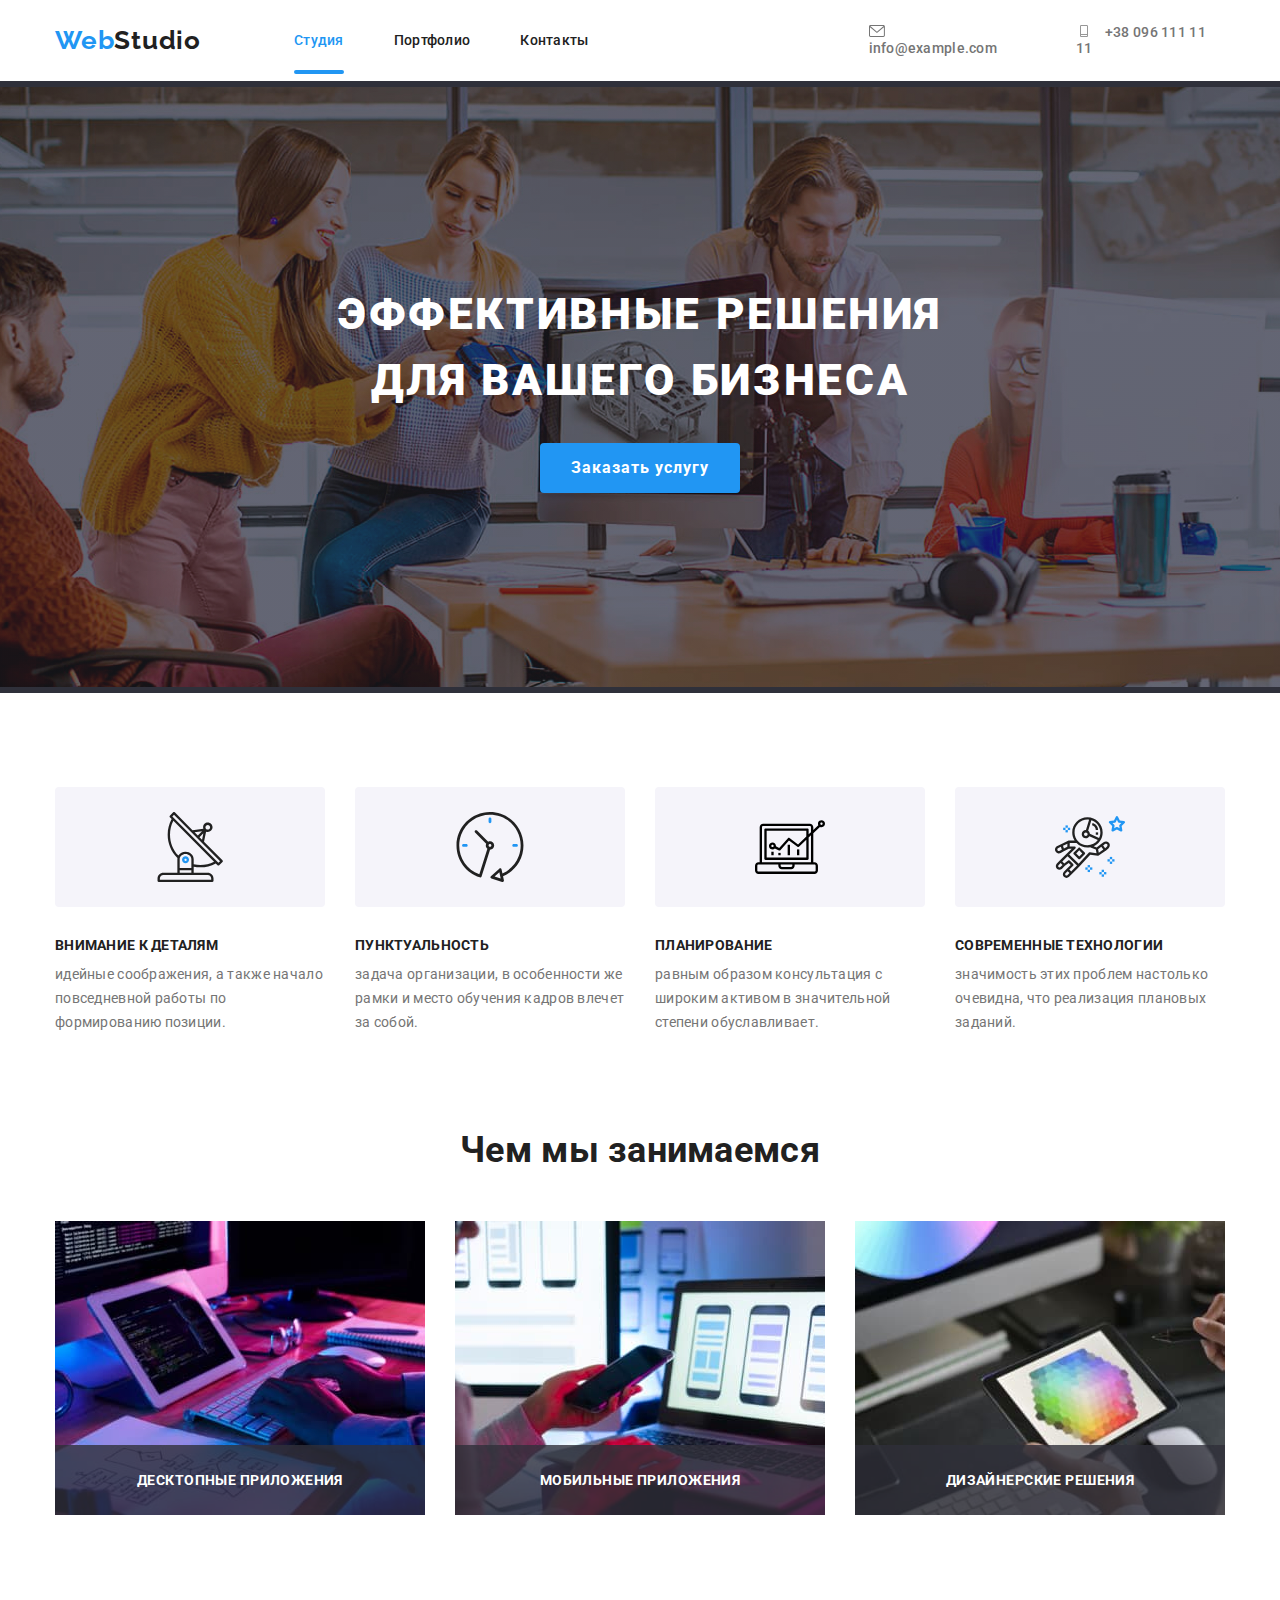
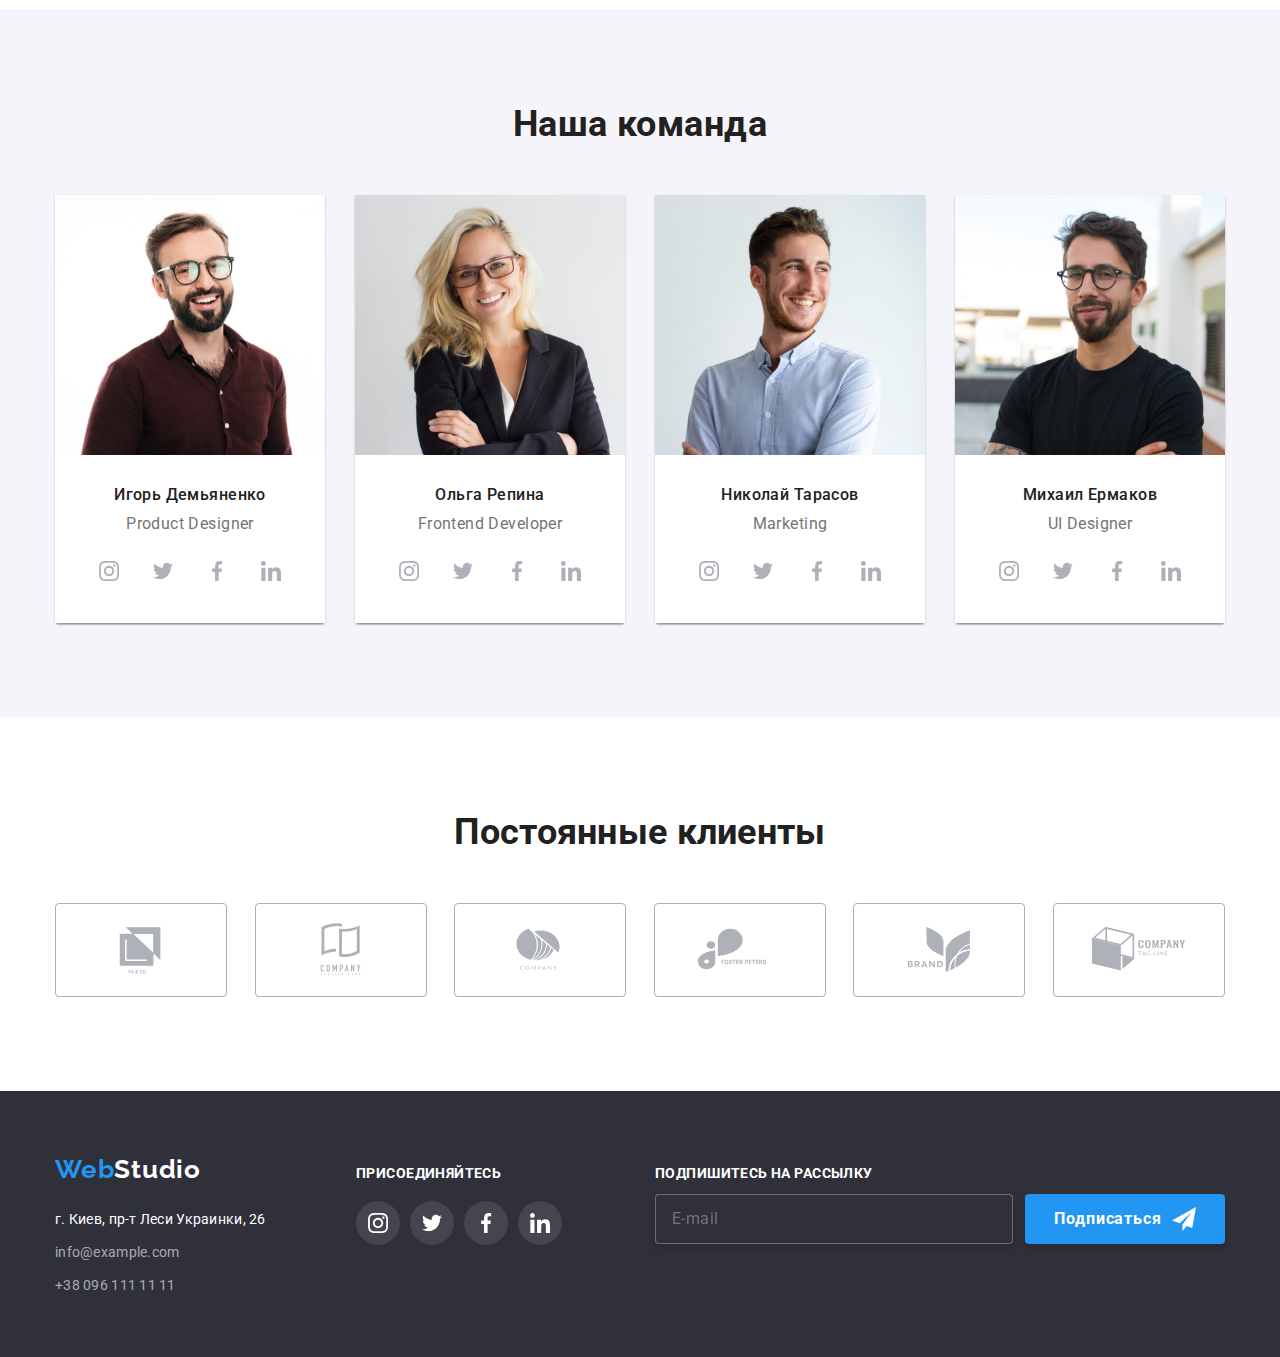
<file: index.html>
<!DOCTYPE html>
<html lang="en">
<head>
    <meta charset="UTF-8">
    <link rel="preconnect" href="https://fonts.googleapis.com">
    <link rel="preconnect" href="https://fonts.gstatic.com" crossorigin>
    <link href="https://fonts.googleapis.com/css2?family=Roboto:wght@400;500;700;900&display=swap" rel="stylesheet">
    <link href="https://fonts.googleapis.com/css2?family=Raleway:wght@700&display=swap" rel="stylesheet">
    <link rel="stylesheet" href="https://cdnjs.cloudflare.com/ajax/libs/modern-normalize/1.1.0/modern-normalize.min.css">
    <title>WebStudio</title>
    <link rel="stylesheet" href="css/main.min.css"/>
    <link rel="stylesheet" href="portfolio.html">
</head>
<body>
    <header class="header">
        <div class="container">
            <nav class="header__nav">
                <a href="#" class="logo">Web<span class="colortext">Studio</span> </a>
                <ul class="header__list">
                    <li class="header__item"><a class="header__link curent" href="index.html">Студия</a></li>
                    <li class="header__item"><a class="header__link" href="portfolio.html">Портфолио</a></li>
                    <li class="header__item"><a class="header__link" href="#contacts">Контакты</a></li>
                </ul>
                <ul class="contact__list">
                    <li class="header__item"><a class="header__link email" href="mailto:info@devstudio.com">
                        <svg class="contact__icon" width="16px" height="12px">
                            <use href="./images/symbol-defs.svg#icon-mail"></use>
                        </svg>
                        info@example.com</a></li>
                    <li class="header__item"><a class="header__link phone" href="tel:+380961111111">
                        <svg class="contact__icon" width="16px" height="12px">
                            <use href="./images/symbol-defs.svg#icon-phone"></use>
                        </svg>
                        +38 096 111 11 11</a></li>
                </ul>
            </nav>
    </header>
    <main>
        <section class="hero">
            <div class="container">
                <h1 class="hero__title">Эффективные решения для вашего бизнеса</h1>
                <button type="hero-button" class="button" data-modal-open>Заказать услугу</button>
            </div>
        </section> 
        <section class="studio">
            <div class="container">
                <ul class="profile"> 
                    <li class="profile__item">
                        <div class="profile__icon">
                            <svg class="icon-profile" width="70" height="70">
                                <use href="./images/symbol-defs.svg#icon-Group"></use>
                            </svg>
                        </div>
                        <h3 class="profile__title">Внимание к деталям</h3>
                        <p  class="profile__slogan">Идейные соображения, а также начало повседневной работы по формированию позиции.</p>
                    </li>
                    <li class="profile__item">
                        <div class="profile__icon">
                            <svg class="icon-profile" width="70" height="70">
                                <use href="./images/symbol-defs.svg#icon-clock-1"></use>
                            </svg>
                        </div>
                        <h3 class="profile__title">Пунктуальность</h3>
                        <p class="profile__slogan">Задача организации, в особенности же рамки и место обучения кадров влечет за собой.</p>
                    </li>
                    <li class="profile__item">
                        <div class="profile__icon">
                            <svg class="icon-profile" width="70" height="70">
                                <use href="./images/symbol-defs.svg#icon-diagram-1"></use>
                            </svg>
                        </div>
                        <h3 class="profile__title">Планирование</h3>
                        <p class="profile__slogan">Равным образом консультация с широким активом в значительной степени обуславливает.</p>
                    </li>
                    <li class="profile__item">
                        <div class="profile__icon">
                            <svg class="icon-profile" width="70" height="70">
                                <use href="./images/symbol-defs.svg#icon-astronaut-1"></use>
                            </svg>
                        </div>
                        <h3 class="profile__title">Современные технологии</h3>
                        <p class="profile__slogan">Значимость этих проблем настолько очевидна, что реализация плановых заданий.</p>
                </ul>          
            </div>     
        </section>
        <section class="work">
            <div class="container">
                <h2 class="text__title">Чем мы занимаемся</h2>
                <ul class="work__list">
                    <li class="work__item">
                        <img src="images/img.jpg" width="370" alt="Задача организации, в особенности же реализация намеченных плановых заданий в значительной степени обуславливает создание системы обучения кадров, соответствует насущным потребностям.">
                        <div class="work-thumb">
                            <p class="work-label">Десктопные приложения</p>
                        </div>  
                    </li>
                    <li class="work__item">
                        <img src="images/img1.jpg" width="370" alt="Повседневная практика показывает, что постоянное информационно-пропагандистское обеспечение нашей деятельности в значительной степени обуславливает создание соответствующий условий активизации.">
                        <div class="work-thumb">
                            <p class="work-label">Мобильные приложения</p>
                        </div>
                    </li>
                    <li class="work__item">
                        <img src="images/img2.jpg" width="370" alt="С другой стороны консультация с широким активом способствует подготовки и реализации направлений прогрессивного развития.">
                        <div class="work-thumb">
                            <p class="work-label">Дизайнерские решения</p>
                        </div>     
                    </li>    
                </ul>
            </div>
        </section>
        <section class="command">
            <div class="container">
                <h2 class="text__title">Наша команда</h2>
                <ul class="command__list">
                    <li class="command__item">
                        <img src="images/p1.jpg" width="270" alt="фото человека 1">
                        <div class="command__piple">
                            <p class="command__name">Игорь Демьяненко</p>
                            <p class="command__position">Product Designer</p>
                            <ul class="command__icon">
                                <li class="contin__icon-team">
                                    <a href="#" class="command__social-icon">
                                        <svg width="20" height="20">
                                            <use href="./images/symbol-defs.svg#icon-instagram"></use>
                                        </svg>
                                    </a>
                                </li>
                                <li class="contin__icon-team">
                                    <a href="#" class="command__social-icon">
                                        <svg width="20" height="20">
                                            <use href="./images/symbol-defs.svg#icon-twitter"></use>
                                        </svg>
                                    </a>
                                </li>
                                <li class="contin__icon-team">
                                    <a href="#" class="command__social-icon">
                                        <svg class="icon-soial" width="20px" height="20xp">
                                            <use href="./images/symbol-defs.svg#icon-facebook"></use>
                                        </svg>
                                    </a>
                                </li>
                                <li class="contin__icon-team">
                                    <a href="#" class="command__social-icon">
                                        <svg class="icon-soial" width="20" height="20">
                                            <use href="./images/symbol-defs.svg#icon-linkedin"></use>
                                        </svg>
                                    </a>
                                </li>
                            </ul>
                        </div>
                    </li>
                    <li class="command__item">
                        <img src="images/p2.jpg" width="270" alt="фото человека 2">
                        <div class="command__piple">
                            <p class="command__name">Ольга Репина</p>
                            <p class="command__position">Frontend Developer</p>
                            <ul class="command__icon">
                                <li class="contin__icon-team">
                                    <a href="#" class="command__social-icon">
                                        <svg width="20" height="20">
                                            <use href="./images/symbol-defs.svg#icon-instagram"></use>
                                        </svg>
                                    </a>
                                </li>
                                <li class="contin__icon-team">
                                    <a href="#" class="command__social-icon">
                                        <svg width="20" height="20">
                                            <use href="./images/symbol-defs.svg#icon-twitter"></use>
                                        </svg>
                                    </a>
                                </li>
                                <li class="contin__icon-team">
                                    <a href="#" class="command__social-icon">
                                        <svg class="icon-soial" width="20px" height="20xp">
                                            <use href="./images/symbol-defs.svg#icon-facebook"></use>
                                        </svg>
                                    </a>
                                </li>
                                <li class="contin__icon-team">
                                    <a href="#" class="command__social-icon">
                                        <svg class="icon-soial" width="20" height="20">
                                            <use href="./images/symbol-defs.svg#icon-linkedin"></use>
                                        </svg>
                                    </a>
                                </li>
                            </ul>
                        </div>
                    </li>
                    <li class="command__item">
                        <img src="images/p3.jpg" width="270" alt="фото человека 3">
                        <div class="command__piple">
                            <p class="command__name">Николай Тарасов</p>
                            <p class="command__position">Marketing</p>
                            <ul class="command__icon">
                                <li class="contin__icon-team">
                                    <a href="#" class="command__social-icon">
                                        <svg width="20" height="20">
                                            <use href="./images/symbol-defs.svg#icon-instagram"></use>
                                        </svg>
                                    </a>
                                </li>
                                <li class="contin__icon-team">
                                    <a href="#" class="command__social-icon">
                                        <svg width="20" height="20">
                                            <use href="./images/symbol-defs.svg#icon-twitter"></use>
                                        </svg>
                                    </a>
                                </li>
                                <li class="contin__icon-team">
                                    <a href="#" class="command__social-icon">
                                        <svg class="icon-soial" width="20px" height="20xp">
                                            <use href="./images/symbol-defs.svg#icon-facebook"></use>
                                        </svg>
                                    </a>
                                </li>
                                <li class="contin__icon-team">
                                    <a href="#" class="command__social-icon">
                                        <svg class="icon-soial" width="20" height="20">
                                            <use href="./images/symbol-defs.svg#icon-linkedin"></use>
                                        </svg>
                                    </a>
                                </li>
                            </ul>
                        </div>
                    </li>
                    <li class="command__item">
                        <img src="images/p4.jpg" width="270" alt="фото человека 4">
                        <div class="command__piple">
                            <p class="command__name">Михаил Ермаков</p>
                            <p class="command__position">UI Designer</p>
                            <ul class="command__icon">
                                <li class="contin__icon-team">
                                    <a href="#" class="command__social-icon">
                                        <svg width="20" height="20">
                                            <use href="./images/symbol-defs.svg#icon-instagram"></use>
                                        </svg>
                                    </a>
                                </li>
                                <li class="contin__icon-team">
                                    <a href="#" class="command__social-icon">
                                        <svg width="20" height="20">
                                            <use href="./images/symbol-defs.svg#icon-twitter"></use>
                                        </svg>
                                    </a>
                                </li>
                                <li class="contin__icon-team">
                                    <a href="#" class="command__social-icon">
                                        <svg class="icon-soial" width="20" height="20">
                                            <use href="./images/symbol-defs.svg#icon-facebook"></use>
                                        </svg>
                                    </a>
                                </li>
                                <li class="contin__icon-team">
                                    <a href="#" class="command__social-icon">
                                        <svg class="icon-soial" width="20" height="20">
                                            <use href="./images/symbol-defs.svg#icon-linkedin"></use>
                                        </svg>
                                    </a>
                                </li>
                            </ul>
                        </div>
                    </li>
                </ul>
            </div>
        </section>
        <section class="claint">
            <div class="container">
                <h2 class="text__title">Постоянные клиенты</h2>
                <ul class="claint__logo">
                    <li>
                        <a href="#" class="claint__logo-icon">
                            <svg class="logo-icon-ho" width="106" height="60">
                                <use href="./images/symbol-defs.svg#icon-Logo1"></use>
                            </svg>
                        </a>
                    </li>
                    <li>
                        <a href="#" class="claint__logo-icon">
                            <svg class="logo-icon-ho" width="106" height="60">
                                <use href="./images/symbol-defs.svg#icon-Logo2"></use>
                            </svg>
                        </a>
                    </li>
                    <li>
                        <a href="#" class="claint__logo-icon">
                            <svg class="logo-icon-ho" width="106" height="60">
                                <use href="./images/symbol-defs.svg#icon-Logo3"></use>
                            </svg>
                        </a>
                    </li>
                    <li>
                        <a href="#" class="claint__logo-icon">
                            <svg class="logo-icon-ho" width="106" height="60">
                                <use href="./images/symbol-defs.svg#icon-Logo4"></use>
                            </svg>
                        </a>
                    </li>
                    <li>
                        <a href="#" class="claint__logo-icon">
                            <svg class="logo-icon-ho" width="106" height="60">
                                <use href="./images/symbol-defs.svg#icon-Logo5"></use>
                            </svg>
                        </a>
                    </li>
                    <li>
                        <a href="#" class="claint__logo-icon">
                            <svg class="logo-icon-ho" width="106" height="60">
                                <use href="./images/symbol-defs.svg#icon-Logo6"></use>
                            </svg>
                        </a>
                    </li>
                </ul>
            </div>
        </section>
    </main>
    <footer>
        <section class="footer">
            <div class="container">
                <div class="footer__list">
                    <div class="footer__addres">
                        <a href="#" class="logo">Web<span class="colortext1">Studio</span> </a>
                        <address id="contacts" class="contact">
                            <ul class="contacts__list">
                                <li class="contact__item">
                                    <a class="contacts-text" style="color: #FFFFFF" href="https://bit.ly/3pXMvUd" target="_blank"
                                    rel="noopener noreferrer">г. Киев, пр-т Леси Украинки, 26</a>
                                </li>
                                <li class="contact__item">
                                    <a class="contacts-text" style="color: rgba(255, 255, 255, 0.6)"
                                        href="mailto:info@devstudio.com">info@example.com</a>
                                </li>
                                <li class="contact__item">
                                    <a class="contacts-text" style="color: rgba(255, 255, 255, 0.6)" href="tel:+380961111111">+38 096 111 11 11</a>
                                </li>
                            </ul>
                        </address>
                    </div>
                    <div class="footer-icon">
                        <p class="contin">присоединяйтесь</p>
                        <ul class="contin__icon">
                            <li class="contin__icon-team">
                                <a href="#" class="contin__social-icon">
                                    <svg width="20" height="20">
                                        <use href="./images/symbol-defs.svg#icon-instagram"></use>
                                    </svg>
                                </a>
                            </li>
                            <li class="contin__icon-team">
                                <a href="#" class="contin__social-icon">
                                    <svg width="20" height="20">
                                        <use href="./images/symbol-defs.svg#icon-twitter"></use>
                                    </svg>
                                </a>
                            </li>
                            <li class="contin__icon-team">
                                <a href="#" class="contin__social-icon">
                                    <svg class="icon-soial" width="20" height="20">
                                        <use href="./images/symbol-defs.svg#icon-facebook"></use>
                                    </svg>
                                </a>
                            </li>
                            <li class="contin__icon-team">
                                <a href="#" class="contin__social-icon">
                                    <svg class="icon-soial" width="20" height="20">
                                        <use href="./images/symbol-defs.svg#icon-linkedin"></use>
                                    </svg>
                                </a>
                            </li>
                        </ul>
                    </div>
                    <div class="subscription">
                        <h3 class="subscription__title">Подпишитесь на рассылку</h3>
                        <form class="subscription__form">
                            <label class="subscription__label" for="email"></label>
                            <input class="subscription__input" type="email" name="subscription" id="email" placeholder="E-mail" />
                            <button class="subscription__button" type="submit">
                                Подписаться
                                <svg class="subscription__button-icon" width="24" height="24">
                                    <use class="subscription-button__svg" href="./images/send-defs.svg#icon-icon-send""></use>
                                </svg>
                            </button>
                        </form>
                    </div>  
                </div>
            </div>
        </section>
    </footer>
    <div class="modal is-hidden" data-modal>
        <div class="modal__window">
            <button type="button" class="button-modal" data-modal-close>
                <svg class="close" width="18" height="18" data-modal-close>
                    <use href="./images/close-button.svg#icon-close-black"></use>
                </svg>
            </button>
            <form>
                <h3 class="modal__titel">Оставьте свои данные, мы вам перезвоним</h3>
                <div class="section-form">
                    <div class="modal__blok" role="group">
                        <input class="form-input" type="text" id="text" placeholder=" " />
                        <label class="form-label" for="text"> Имя </label>
                        <svg class="form-icon" width="18" height="18">
                            <use href="./images/icons.svg#icon-person-black"></use>
                        </svg>
                    </div>
                    <div class="modal__blok">
                        <input class="form-input" type="tel" id="tel" placeholder=" " />
                        <label class="form-label" for="tel"> Телефон </label>
                        <svg class="form-icon" width="18" height="18">
                            <use href="./images/icons.svg#icon-phone-black"></use>
                        </svg>
                    </div>
                    <div class="modal__blok">
                        <input class="form-input" type="email" id="email" placeholder=" "/>
                        <label class="form-label" for="email"> Почта </label>
                        <svg class="form-icon" width="18" height="18">
                            <use href="./images/icons.svg#icon-email-black"></use>
                        </svg>
                    </div>
                    <div class="modal__blok">
                        <textarea class="form-textarea" rows="8" id="textarea" placeholder="Введите текст"></textarea>
                        <label class="form-label" for="textarea"> Комментарий </label>
                    </div>
                </div>
                <div class="section-conditions">
                    <label class="checkbox-label">
                        <input class="checkbox"  type="checkbox" name="topic" value="Соглашаюсь с рассылкой и принимаю">
                        <span class="form-checkbox"></span>
                        Соглашаюсь с рассылкой и принимаю
                        <a href="#" style="color:#2196F3">
                            <span class="conditions-link">Условия договора</span>
                        </a>
                    </label>
                </div>
                <div class="button-send">
                    <button type="submit" class="button-modal2">Отравить</button>
                </div>
            </form>
        </div>
      </div>
    <script src="./js/modal.js"></script>
</body>
</html>
</file>
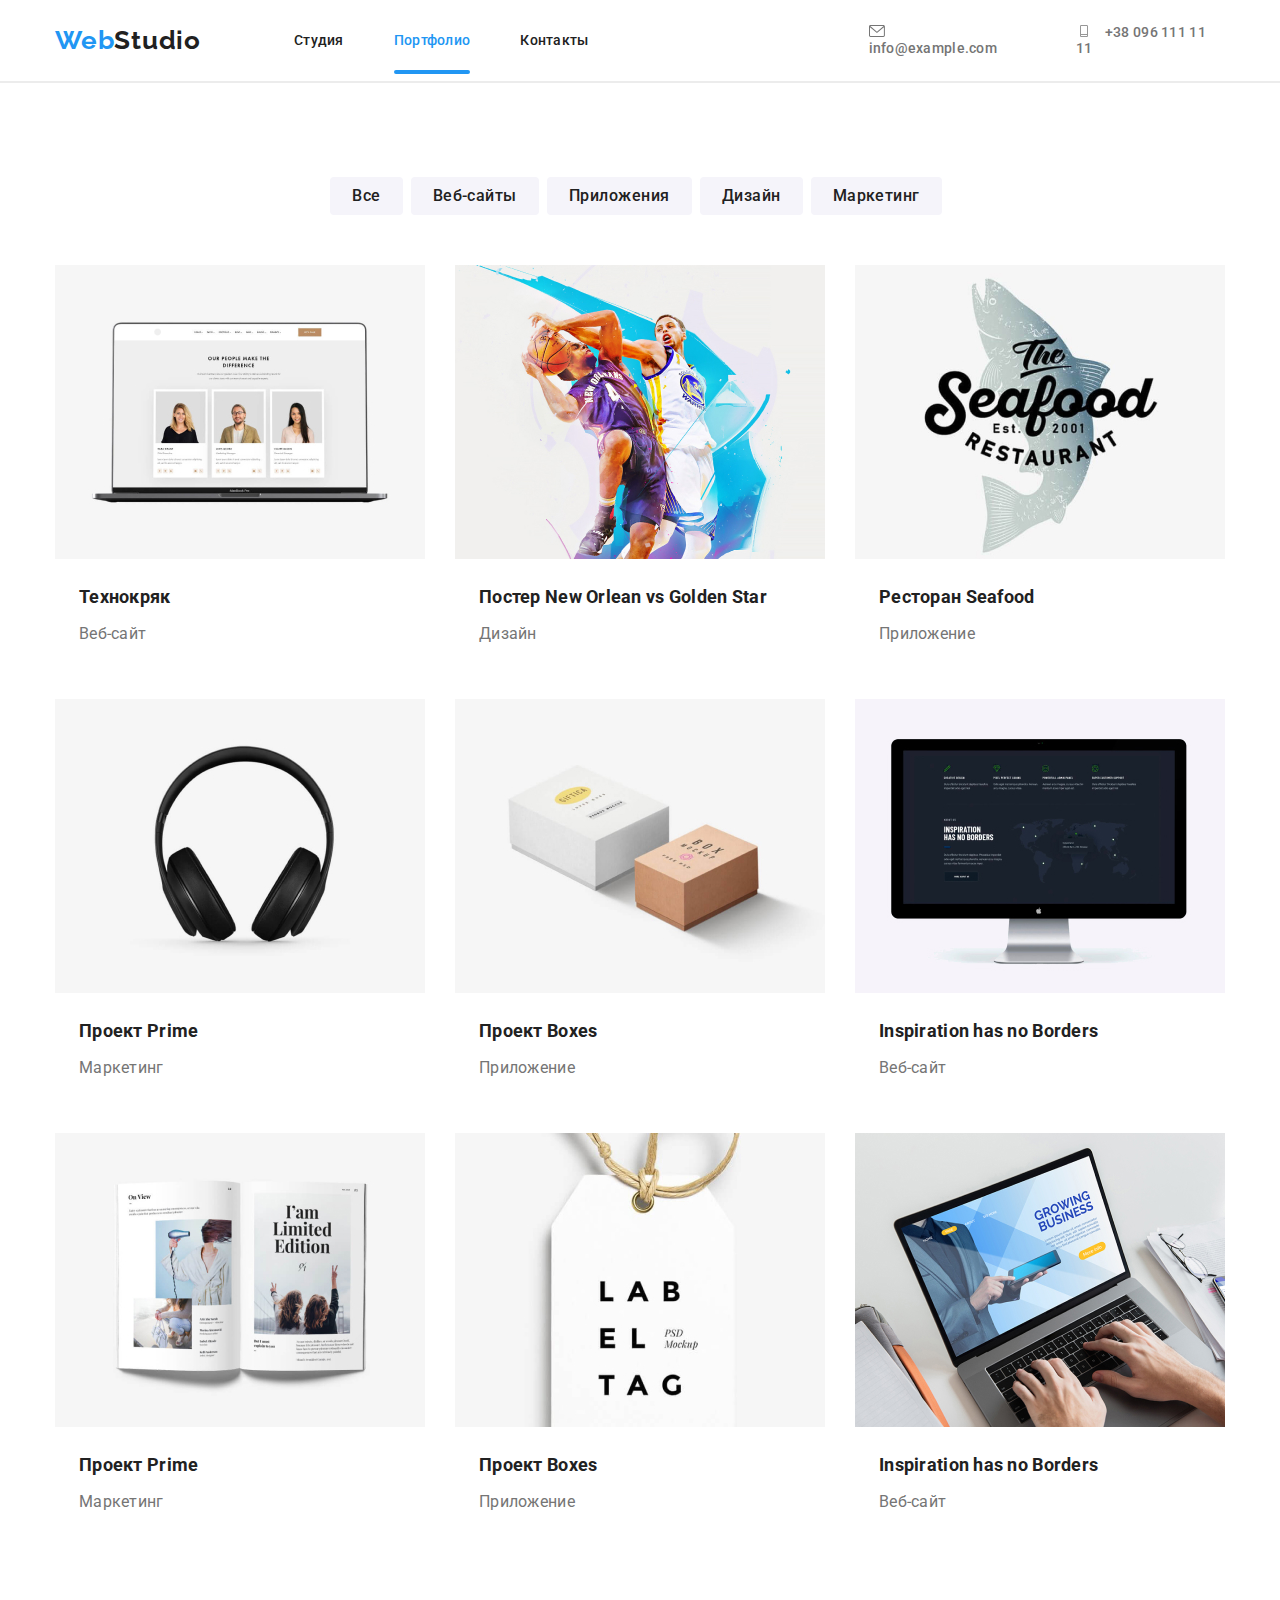
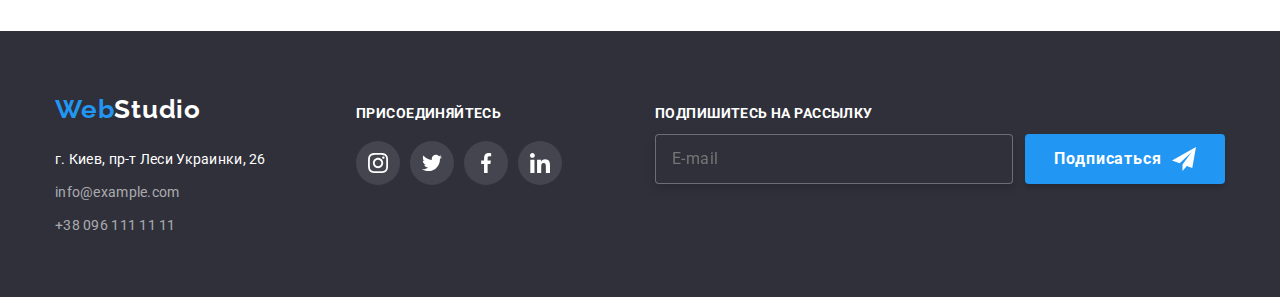
<file: portfolio.html>
<!DOCTYPE html>
<html lang="en">
<head>
    <meta charset="UTF-8">
    <link rel="preconnect" href="https://fonts.googleapis.com">
    <link rel="preconnect" href="https://fonts.gstatic.com" crossorigin>
    <link href="https://fonts.googleapis.com/css2?family=Roboto:wght@400;500;700;900&display=swap" rel="stylesheet">
    <link href="https://fonts.googleapis.com/css2?family=Raleway:wght@700&display=swap" rel="stylesheet">
    <title>WebStudio</title>
    <link rel="stylesheet" href="https://cdn.jsdelivr.net/npm/modern-normalize@1.1.0/modern-normalize.min.css">
    <link rel="stylesheet" href="index.html">
    <link rel="stylesheet" href="css/main.min.css">
</head>
<body>
    <header class="header">
        <div class="container">
            <nav class="header__nav">
                <a href="#" class="logo">Web<span class="colortext">Studio</span> </a>
                <ul class="header__list">
                    <li class="header__item"><a class="header__link" href="index.html">Студия</a></li>
                    <li class="header__item"><a class="header__link curent" href="portfolio.html">Портфолио</a></li>
                    <li class="header__item"><a class="header__link" href="#contacts">Контакты</a></li>
                </ul>
                <ul class="contact__list">
                    <li class="header__item"><a class="link header__link email" href="mailto:info@devstudio.com">
                        <svg class="contact__icon" width="16px" height="12px">
                            <use href="./images/symbol-defs.svg#icon-mail"></use>
                        </svg>
                        info@example.com</a></li>
                    <li class="header__item"><a class="link header__link phone" href="tel:+380961111111">
                        <svg class="contact__icon" width="16px" height="12px">
                            <use href="./images/symbol-defs.svg#icon-phone"></use>
                        </svg>
                        +38 096 111 11 11</a></li>
                </ul>
            </nav>
        </div>
        <div class="border">
        </div>
    </header>
    <main>
        <section class="container__navigatyon">
            <div class="container">
                <ul class="navigatyon">
                    <li >
                        <button type="button" class="button__port">Все</button>
                    </li>
                    <li>
                        <button type="button" class="button__port">Веб-сайты</button>
                    </li>
                    <li>
                        <button type="button" class="button__port">Приложения</button>
                    </li>
                    <li>
                        <button type="button" class="button__port">Дизайн</button>
                    </li>
                    <li>
                        <button type="button" class="button__port">Маркетинг</button>
                    </li>
                </ul>
                <ul class="potfolio">
                    <li class="potfolio__item">
                        <div class="names">
                            <div class="names-tumb">
                                <img class="photo__im" src="images/p2/img1.jpg" alt="фото 1" width="370" height="294">
                                <p class="potfolio__text">
                                Ресурс предлагает комплексные предложения с разным уровнем
                                функционала и сервисов. Все это позволит посетителю получить
                                исчерпывающие сведения о компании или частном лице.
                                </p>
                            </div>
                            <div class="potfolio__name">
                                <p class="name1">Технокряк</p>
                                <p class="name2">Веб-сайт</p>
                            </div>
                        </div>
                    </li>
                    <li class="potfolio__item">
                        <div class="names">
                            <div class="names-tumb">
                            <img class="photo__im" src="images/p2/img2.jpg" alt="фото 2" width="370" height="294">
                            <p class="potfolio__text">
                                Ресурс предлагает комплексные предложения с разным уровнем
                                функционала и сервисов. Все это позволит посетителю получить
                                исчерпывающие сведения о компании или частном лице.
                            </p>
                        </div>
                            <div class="potfolio__name">
                                <p class="name1">Постер New Orlean vs Golden Star</p>
                                <p class="name2">Дизайн</p>
                            </div>
                        </div>
                    </li>
                    <li class="potfolio__item">
                        <div class="names">
                            <div class="names-tumb">
                            <img class="photo__im" src="images/p2/img3.jpg" alt="фото 3" width="370" height="294">
                            <p class="potfolio__text">
                                Ресурс предлагает комплексные предложения с разным уровнем
                                функционала и сервисов. Все это позволит посетителю получить
                                исчерпывающие сведения о компании или частном лице.
                              </p>
                            </div>
                              <div class="potfolio__name">
                                <p class="name1">Ресторан Seafood</p>
                                <p class="name2">Приложение</p>
                            </div>
                        </div>
                    </li>
                    <li class="potfolio__item">
                        <div class="names">
                            <div class="names-tumb">
                            <img class="photo__im" src="images/p2/img4.jpg" alt="фото 4" width="370" height="294">
                            <p class="potfolio__text">
                                Ресурс предлагает комплексные предложения с разным уровнем
                                функционала и сервисов. Все это позволит посетителю получить
                                исчерпывающие сведения о компании или частном лице.
                            </p>
                        </div>
                            <div class="potfolio__name">
                                <p class="name1">Проект Prime</p>
                                <p class="name2">Маркетинг</p>
                            </div>
                        </div>
                    </li>
                    <li class="potfolio__item">
                        <div class="names">
                            <div class="names-tumb">
                            <img class="photo__im" src="images/p2/img5.jpg" alt="фото 5" width="370" height="294">
                            <p class="potfolio__text">
                                Ресурс предлагает комплексные предложения с разным уровнем
                                функционала и сервисов. Все это позволит посетителю получить
                                исчерпывающие сведения о компании или частном лице.
                              </p>
                            </div>
                            <div class="potfolio__name">
                                <p class="name1">Проект Boxes</p>
                                <p class="name2">Приложение</p>
                            </div>
                        </div>
                    </li>
                    <li class="potfolio__item">
                        <div class="names">
                            <div class="names-tumb">
                            <img class="photo__im" src="images/p2/img6.jpg" alt="фото 6" width="370" height="294">
                            <p class="potfolio__text">
                                Ресурс предлагает комплексные предложения с разным уровнем
                                функционала и сервисов. Все это позволит посетителю получить
                                исчерпывающие сведения о компании или частном лице.
                              </p>
                            </div>
                            <div class="potfolio__name">
                                <p class="name1">Inspiration has no Borders</p>
                                <p class="name2">Веб-сайт</p>
                            </div>
                        </div>
                    </li>
                    <li class="potfolio__item">
                        <div class="names">
                            <div class="names-tumb">
                            <img class="photo__im" src="images/p2/img7.jpg" alt="фото 7" width="370" height="294">
                            <p class="potfolio__text">
                                Ресурс предлагает комплексные предложения с разным уровнем
                                функционала и сервисов. Все это позволит посетителю получить
                                исчерпывающие сведения о компании или частном лице.
                              </p>
                            </div>
                            <div class="potfolio__name">
                                <p class="name1">Проект Prime</p>
                                <p class="name2">Маркетинг</p>
                            </div>
                        </div>
                    </li>
                    <li class="potfolio__item">
                        <div class="names">
                            <div class="names-tumb">
                            <img class="photo__im" src="images/p2/img8.jpg" alt="фото 8" width="370" height="294">
                            <p class="potfolio__text">
                                Ресурс предлагает комплексные предложения с разным уровнем
                                функционала и сервисов. Все это позволит посетителю получить
                                исчерпывающие сведения о компании или частном лице.
                              </p>
                            </div>
                            <div class="potfolio__name">
                                <p class="name1">Проект Boxes</p>
                                <p class="name2">Приложение</p>
                            </div>
                        </div>
                    </li>
                    <li class="potfolio__item">
                        <div class="names">
                            <div class="names-tumb">
                                <img class="photo__im" src="images/p2/img9.jpg" alt="фото 9" width="370" height="294">
                            <p class="potfolio__text">
                                Ресурс предлагает комплексные предложения с разным уровнем
                                функционала и сервисов. Все это позволит посетителю получить
                                исчерпывающие сведения о компании или частном лице.
                              </p>
                            </div>
                            <div class="potfolio__name">
                                <p class="name1">Inspiration has no Borders</p>
                                <p class="name2">Веб-сайт</p>
                            </div>
                        </div>
                    </li>
                </ul>
            </div>
        </section>
    </main>
    <footer>
        <section class="footer">
            <div class="container">
                <div class="footer__list">
                    <div class="footer__addres">
                        <a href="#" class="logo">Web<span class="colortext1">Studio</span> </a>
                        <address id="contacts" class="contact">
                            <ul class="contacts__list">
                                <li class="contact__item">
                                    <a class="contacts-text" style="color: #FFFFFF" href="https://bit.ly/3pXMvUd" target="_blank"
                                    rel="noopener noreferrer">г. Киев, пр-т Леси Украинки, 26</a>
                                </li>
                                <li class="contact__item">
                                    <a class="contacts-text" style="color: rgba(255, 255, 255, 0.6)"
                                        href="mailto:info@devstudio.com">info@example.com</a>
                                </li>
                                <li class="contact__item">
                                    <a class="contacts-text" style="color: rgba(255, 255, 255, 0.6)" href="tel:+380961111111">+38 096 111 11 11</a>
                                </li>
                            </ul>
                        </address>
                    </div>
                    <div class="footer-icon">
                        <p class="contin">присоединяйтесь</p>
                        <ul class="contin__icon">
                            <li class="contin__icon-team">
                                <a href="#" class="contin__social-icon">
                                    <svg width="20" height="20">
                                        <use href="./images/symbol-defs.svg#icon-instagram"></use>
                                    </svg>
                                </a>
                            </li>
                            <li class="contin__icon-team">
                                <a href="#" class="contin__social-icon">
                                    <svg width="20" height="20">
                                        <use href="./images/symbol-defs.svg#icon-twitter"></use>
                                    </svg>
                                </a>
                            </li>
                            <li class="contin__icon-team">
                                <a href="#" class="contin__social-icon">
                                    <svg class="icon-soial" width="20" height="20">
                                        <use href="./images/symbol-defs.svg#icon-facebook"></use>
                                    </svg>
                                </a>
                            </li>
                            <li class="contin__icon-team">
                                <a href="#" class="contin__social-icon">
                                    <svg class="icon-soial" width="20" height="20">
                                        <use href="./images/symbol-defs.svg#icon-linkedin"></use>
                                    </svg>
                                </a>
                            </li>
                        </ul>
                    </div>
                    <div class="subscription">
                        <h3 class="subscription__title">Подпишитесь на рассылку</h3>
                        <form class="subscription__form">
                            <label class="subscription__label" for="email"></label>
                            <input class="subscription__input" type="email" name="subscription" id="email" placeholder="E-mail" />
                            <button class="subscription__button" type="submit">
                                Подписаться
                                <svg class="subscription__button-icon" width="24" height="24">
                                    <use class="subscription-button__svg" href="./images/send-defs.svg#icon-icon-send""></use>
                                </svg>
                            </button>
                        </form>
                    </div>  
                </div>
            </div>
        </section>
    </footer>
</body>

</html>
</file>
<file: css/main.min.css>
:root{--primary-text-color: #757575;--secondary-text-color: #212121;--accent-color: #2196f3;--white-color: #ffffff}html,body{background-color:var(--white-color);height:100%;margin:0 auto;font-family:'Roboto', sans-serif;font-size:14px;font-style:normal;font-weight:400;color:var(--secondary-text-color);letter-spacing:0.02em}.container{width:1200px;margin-left:auto;margin-right:auto;padding-left:15px;padding-right:15px}.text__title{text-align:center;font-weight:700;font-size:36px;line-height:1.1666;padding-bottom:50px;color:var(--secondary-text-color)}.button{display:-webkit-inline-box;display:-ms-inline-flexbox;display:inline-flex;-webkit-box-pack:center;-ms-flex-pack:center;justify-content:center;-webkit-box-align:center;-ms-flex-align:center;align-items:center;width:200px;height:50px;padding:0;font-weight:700;font-size:16px;line-height:2.1;letter-spacing:0.06em;color:var(--white-color);border-radius:4px;-webkit-box-shadow:0px 4px 4px rgba(0,0,0,0.15);box-shadow:0px 4px 4px rgba(0,0,0,0.15);background:var(--accent-color);margin:0 auto;border:0;cursor:pointer}.button-center{text-align:center}.button__send{margin-left:10px;fill:var(--white-color)}.button__modal{position:absolute;top:8px;right:8px;display:-webkit-box;display:-ms-flexbox;display:flex;-webkit-box-align:center;-ms-flex-align:center;align-items:center;-webkit-box-pack:center;-ms-flex-pack:center;justify-content:center;width:30px;height:30px;border-radius:50%;background:#ffffff;border:1px solid rgba(0,0,0,0.1);-webkit-box-sizing:border-box;box-sizing:border-box;-webkit-transition:fill 250ms cubic-bezier(0.4, 0, 0.2, 1);transition:fill 250ms cubic-bezier(0.4, 0, 0.2, 1)}.button__modal:hover{fill:var(--accent-color)}.claint{padding:94px 0 94px 0}.claint__info{font-weight:700;font-size:36px;line-height:1.1666;text-align:center;letter-spacing:0.03em;text-align:center;margin-bottom:50px}.claint__logo{display:-webkit-box;display:-ms-flexbox;display:flex;-webkit-box-pack:justify;-ms-flex-pack:justify;justify-content:space-between;list-style:none}.claint__logo-icon{display:-webkit-box;display:-ms-flexbox;display:flex;-webkit-box-sizing:border-box;box-sizing:border-box;-webkit-box-pack:center;-ms-flex-pack:center;justify-content:center;-webkit-box-align:center;-ms-flex-align:center;align-items:center}.claint__logo-icon:hover,.claint__logo-icon:focus{fill:var(--accent-color);border:1px solid var(--accent-color);-webkit-transition:250ms cubic-bezier(0.4, 0, 0.2, 1);transition:250ms cubic-bezier(0.4, 0, 0.2, 1)}.claint__logo-icon{padding:16px 32px;fill:#AFB1B8;-webkit-transition:250ms cubic-bezier(0.4, 0, 0.2, 1);transition:250ms cubic-bezier(0.4, 0, 0.2, 1);border-radius:4px;border:1px solid #afb1b8}.command{padding:94px 0 94px 0;letter-spacing:0.03em;background:#F5F4FA}.command__list{display:-webkit-box;display:-ms-flexbox;display:flex}.command__item{width:270px;margin-right:30px;text-align:center;-webkit-box-shadow:0px 1px 3px rgba(0,0,0,0.12),0px 1px 1px rgba(0,0,0,0.14),0px 2px 1px rgba(0,0,0,0.2);box-shadow:0px 1px 3px rgba(0,0,0,0.12),0px 1px 1px rgba(0,0,0,0.14),0px 2px 1px rgba(0,0,0,0.2);border-radius:0px 0px 4px 4px}.command__item:last-child{margin-right:0}.command__position{color:#757575;font-size:16px;line-height:1.1875;font-weight:400}.command__name{font-weight:500;font-size:16px;line-height:1.1875;margin-bottom:10px}.command__piple{padding-top:30px;padding-bottom:30px;background:var(--white-color)}.command__icon{padding-top:16px;display:-webkit-box;display:-ms-flexbox;display:flex;-webkit-box-pack:center;-ms-flex-pack:center;justify-content:center;list-style:none}.command__social-icon{display:-webkit-box;display:-ms-flexbox;display:flex;-webkit-box-align:center;-ms-flex-align:center;align-items:center;-webkit-box-pack:center;-ms-flex-pack:center;justify-content:center;width:44px;height:44px;fill:#afb1b8;margin-right:10px;-webkit-transition:background-color 250ms cubic-bezier(0.4, 0, 0.2, 1);transition:background-color 250ms cubic-bezier(0.4, 0, 0.2, 1);border-radius:50%}.command__social-icon:last-child{margin-right:0}.command__social-icon:hover,.command__social-icon:focus{fill:#FFFFFF;background-color:#2196f3;border-radius:50%}.footer{background:#2F303A;padding-top:60px;padding-bottom:60px}.footer__list{display:-webkit-box;display:-ms-flexbox;display:flex;-webkit-box-pack:left;-ms-flex-pack:left;justify-content:left;-webkit-box-align:baseline;-ms-flex-align:baseline;align-items:baseline}.footer__addres{display:block;width:231px;margin-right:70px}.contact__item{margin-top:9px}.contact__item:first-child{margin-top:20px}.contacts-text{font-size:14px;line-height:1.7143;font-weight:400;font-style:normal;text-decoration:none}.contin{font-weight:700;font-size:14px;line-height:1.1428;letter-spacing:0.03em;text-transform:uppercase;color:var(--white-color);margin-bottom:20px}.contin__icon{display:-webkit-box;display:-ms-flexbox;display:flex}.contin__social-icon{display:-webkit-box;display:-ms-flexbox;display:flex;-webkit-box-align:center;-ms-flex-align:center;align-items:center;-webkit-box-pack:center;-ms-flex-pack:center;justify-content:center;width:44px;height:44px;fill:var(--white-color);background-color:rgba(255,255,255,0.1);border-radius:50%;-webkit-transition:background-color 250ms cubic-bezier(0.4, 0, 0.2, 1);transition:background-color 250ms cubic-bezier(0.4, 0, 0.2, 1)}.contin__social-icon:hover,.contin__social-icon:focus{fill:var(--white-color);background-color:var(--accent-color);border-radius:50%;-webkit-transition:background-color 250ms cubic-bezier(0.4, 0, 0.2, 1);transition:background-color 250ms cubic-bezier(0.4, 0, 0.2, 1)}.contin__icon-team{margin-right:10px}.contin__icon-team:last-child{margin:0}.subscription{padding-left:93px}.subscription__title{width:219px;font-weight:700;font-size:14px;line-height:1.1333px;letter-spacing:0.03em;text-transform:uppercase;color:var(--white-color);margin-bottom:20px}.subscription__input{border:1px solid rgba(255,255,255,0.3);-webkit-box-sizing:border-box;box-sizing:border-box;-webkit-filter:drop-shadow(0px 4px 4px rgba(0,0,0,0.15));filter:drop-shadow(0px 4px 4px rgba(0,0,0,0.15));border-radius:4px;background:#2F303A;width:358px;height:50px;margin-right:12px;padding-left:16px;font-weight:400;font-size:16px;line-height:1,25;letter-spacing:0.03em;color:rgba(255,255,255,0.6)}.subscription__button{display:-webkit-box;display:-ms-flexbox;display:flex;-webkit-box-align:center;-ms-flex-align:center;align-items:center;background:#2196F3;-webkit-box-shadow:0px 4px 4px rgba(0,0,0,0.15);box-shadow:0px 4px 4px rgba(0,0,0,0.15);border-radius:4px;width:200px;height:50px;-webkit-box-pack:center;-ms-flex-pack:center;justify-content:center;font-weight:700;font-size:16px;line-height:1,875;letter-spacing:0.06em;color:#FFFFFF;border:0;fill:#212121;padding:0;cursor:pointer}.subscription__button-icon{fill:#fff;margin-left:10px}.subscription__form{display:-webkit-box;display:-ms-flexbox;display:flex;-webkit-box-align:center;-ms-flex-align:center;align-items:center}.hero{background:#2F303A;padding-top:200px;padding-bottom:200px;text-align:center;background-repeat:no-repeat;background-position:center;background-image:-webkit-gradient(linear, left top, right top, from(rgba(47,48,58,0.4)), to(rgba(47,48,58,0.4))),url("../images/hero.jpg");background-image:linear-gradient(to right, rgba(47,48,58,0.4), rgba(47,48,58,0.4)),url("../images/hero.jpg")}.hero__title{width:696px;font-weight:900;font-size:44px;letter-spacing:0.06em;text-transform:uppercase;color:var(--white-color);line-height:1.5;text-align:center;margin:0 auto;margin-bottom:30px}.logo{text-decoration:none;font-family:'Raleway';font-weight:700;font-size:26px;line-height:1.4;letter-spacing:0.03em;color:var(--accent-color);margin-right:93px}.colortext{color:var(--secondary-text-color)}.colortext1{color:var(--white-color)}.profile{display:-webkit-box;display:-ms-flexbox;display:flex;padding-top:94px}.profile__item{width:270px;margin-right:30px}.profile__item:last-child{margin-right:0}.profile__icon{background-color:#F5F4FA;width:270px;height:120px;display:-webkit-box;display:-ms-flexbox;display:flex;-webkit-box-align:center;-ms-flex-align:center;align-items:center;-webkit-box-pack:center;-ms-flex-pack:center;justify-content:center;margin-bottom:30px;border-radius:4px}.profile__title{margin-top:0;margin-bottom:10px;padding:0;border:0;font-weight:700;font-size:14px;line-height:1.143;text-transform:uppercase}.profile__slogan{margin-top:0;margin-bottom:0;color:var(--primary-text-color);font-weight:400;font-size:14px;line-height:1.71;text-transform:lowercase}.work{padding:94px 0 94px 0}.work__list{display:-webkit-box;display:-ms-flexbox;display:flex}.work__item{width:370px;margin-right:30px;position:relative}.work__item:last-child{margin-right:0}.work-thumb{overflow:hidden;position:absolute;width:100%;bottom:0}.work-thumb>.work-label{font-weight:700;font-size:14px;line-height:1.1428;text-align:center;letter-spacing:0.03em;text-transform:uppercase;background:rgba(47,48,58,0.8);color:#FFFFFF}.work-label{padding:27px 82px 27px 82px}.hidden-text{position:absolute;width:1px;height:1px;margin:-1px;border:0;padding:0;white-space:nowrap;clip:rect(0 0 0 0);overflow:hidden;-webkit-clip-path:inset(100%);clip-path:inset(100%)}h1,h2,h3,h4,ul,p{margin:0;padding:0}ul,a{list-style-type:none;text-decoration:none}img{display:block;max-width:100%;height:auto}.header__link{display:block;font-weight:500;color:var(--secondary-text-color);Line-height:1.1721;padding-top:24px;padding-bottom:24px;-webkit-transition:color 250ms cubic-bezier(0.4, 0, 0.2, 1);transition:color 250ms cubic-bezier(0.4, 0, 0.2, 1);text-decoration:none}.header__link:hover,.header__link:focus{color:var(--accent-color)}.header__list{display:-webkit-box;display:-ms-flexbox;display:flex}.header__nav{padding:auto;display:-webkit-box;display:-ms-flexbox;display:flex;-webkit-box-align:center;-ms-flex-align:center;align-items:center;-webkit-box-pack:center;-ms-flex-pack:center;justify-content:center;margin:0}.header__link.curent{position:relative;color:var(--accent-color)}.header__link.email,.header .phone{color:#757575}.header__item+.header__item{margin-left:50px}.border{border:1px solid #ECECEC}.modal{width:100%;height:100%;display:-webkit-box;display:-ms-flexbox;display:flex;position:fixed;top:0;left:0;background-color:rgba(0,0,0,0.2);-webkit-transition:250ms cubic-bezier(0.4, 0, 0.2, 1);transition:250ms cubic-bezier(0.4, 0, 0.2, 1)}.modal__window{top:50%;left:50%;-webkit-transform:translate(-50%, -50%);transform:translate(-50%, -50%);width:528px;height:581px;position:absolute;background:#ffffff;-webkit-box-shadow:0px 1px 3px rgba(0,0,0,0.12),0px 1px 1px rgba(0,0,0,0.14),0px 2px 1px rgba(0,0,0,0.2);box-shadow:0px 1px 3px rgba(0,0,0,0.12),0px 1px 1px rgba(0,0,0,0.14),0px 2px 1px rgba(0,0,0,0.2);border-radius:4px;padding:40px}.modal__blok{position:relative;height:40px;margin-top:28px}.modal__blok:focus,.modal__blok:hover{color:#2196F3;border-radius:4px}.modal__titel{font-weight:700;font-size:20px;line-height:1.15;text-align:center;letter-spacing:0.03em;margin-bottom:30px;color:#212121}.button-modal{position:absolute;top:8px;right:8px;height:30px;border-radius:50%;background:#ffffff;border:1px solid rgba(0,0,0,0.1);-webkit-box-sizing:border-box;box-sizing:border-box;width:30px;display:-webkit-box;display:-ms-flexbox;display:flex;-webkit-box-align:center;-ms-flex-align:center;align-items:center;-webkit-box-pack:center;-ms-flex-pack:center;justify-content:center;border-radius:50%}.close{position:absolute;-webkit-box-align:center;-ms-flex-align:center;align-items:center;fill:#000000;-webkit-transition:fill 250ms cubic-bezier(0.4, 0, 0.2, 1);transition:fill 250ms cubic-bezier(0.4, 0, 0.2, 1)}.close:hover{fill:#2196F3}.is-hidden{visibility:hidden;opacity:0;pointer-events:none}.form-textarea{resize:none}.form-label{display:block;position:absolute;font-weight:400;font-size:12px;line-height:1.1666;letter-spacing:0.01em;color:#757575;-webkit-transition:color 250ms cubic-bezier(0.4, 0, 0.2, 1);transition:color 250ms cubic-bezier(0.4, 0, 0.2, 1);left:0;top:-17px}.form-input{width:100%;height:40px;border:1px solid rgba(33,33,33,0.2);-webkit-box-sizing:border-box;box-sizing:border-box;border-radius:4px;margin-bottom:28px;-webkit-transition:border 250ms cubic-bezier(0.4, 0, 0.2, 1);transition:border 250ms cubic-bezier(0.4, 0, 0.2, 1);padding-left:42px}.form-input:hover ~ .form-icon,.form-input:focus ~ .form-icon{fill:#2196F3}.form-input:focus,.form-input:hover{border:1px solid #2196f3;outline:none}.form-icon{height:100%;position:absolute;left:15px;top:50%;-webkit-transform:translateY(-50%);transform:translateY(-50%);fill:#212121;-webkit-transition:color 250ms cubic-bezier(0.4, 0, 0.2, 1);transition:color 250ms cubic-bezier(0.4, 0, 0.2, 1)}.form-textarea{width:100%;height:120px;border:1px solid rgba(33,33,33,0.2);-webkit-box-sizing:border-box;box-sizing:border-box;border-radius:4px;-webkit-transition:border 250ms cubic-bezier(0.4, 0, 0.2, 1);transition:border 250ms cubic-bezier(0.4, 0, 0.2, 1)}.form-textarea:focus,.form-textarea:hover{border:1px solid #2196f3;outline:none}.text-conditions{font-weight:400;font-size:14px;line-height:1.7143;letter-spacing:0.03em;color:#757575;padding-top:80px}.button-modal2{width:200px;height:50px;background:#2196F3;-webkit-box-shadow:0px 4px 4px rgba(0,0,0,0.15);box-shadow:0px 4px 4px rgba(0,0,0,0.15);border-radius:4px;border:0;-webkit-box-align:center;-ms-flex-align:center;align-items:center;text-align:center;letter-spacing:0.06em;color:#FFFFFF;font-weight:700;font-size:16px;line-height:1.875;margin-top:30px;cursor:pointer}.button-send{display:-webkit-box;display:-ms-flexbox;display:flex;-webkit-box-pack:center;-ms-flex-pack:center;justify-content:center}.form-textarea{font-family:'Roboto', sans-serif;background:#FFFFFF;-webkit-box-shadow:0px 1px 3px rgba(0,0,0,0.12),0px 1px 1px rgba(0,0,0,0.14),0px 2px 1px rgba(0,0,0,0.2);box-shadow:0px 1px 3px rgba(0,0,0,0.12),0px 1px 1px rgba(0,0,0,0.14),0px 2px 1px rgba(0,0,0,0.2);border-radius:4px;padding:12px 16px;font-weight:400;font-size:12px;line-height:0.875;letter-spacing:0.01em;color:rgba(117,117,117,0.5)}.section-conditions{padding-top:110px}.checkbox{position:absolute;-webkit-appearance:none;-moz-appearance:none;appearance:none}.checkbox-label{display:-webkit-box;display:-ms-flexbox;display:flex;-webkit-box-align:center;-ms-flex-align:center;align-items:center;-webkit-box-pack:center;-ms-flex-pack:center;justify-content:center;font-weight:400;font-size:14px;line-height:1.7142;letter-spacing:0.03em;color:#757575}.conditions-link{-webkit-text-decoration:#2196F3;text-decoration:#2196F3;font-weight:400;font-size:14px;line-height:1.7142;letter-spacing:0.03em}.form-checkbox{display:inline-block;border:2px solid #212121;background-size:contain;width:15px;height:15px;border-radius:4px;margin-right:8px}.checkbox:checked+.form-checkbox{border-color:#2196F3;background-image:url("../images/icon-check.svg");background-size:contain;background-origin:border-box;border-color:transparent}.conditions-link{margin-left:4px}.potfolio{display:-webkit-box;display:-ms-flexbox;display:flex;-ms-flex-wrap:wrap;flex-wrap:wrap}.potfolio__item{width:370px;margin-right:30px;margin-bottom:30px;-webkit-transition-property:-webkit-box-shadow 250ms cubic-bezier(0.4, 0, 0.2, 1);transition-property:-webkit-box-shadow 250ms cubic-bezier(0.4, 0, 0.2, 1);transition-property:box-shadow 250ms cubic-bezier(0.4, 0, 0.2, 1);transition-property:box-shadow 250ms cubic-bezier(0.4, 0, 0.2, 1), -webkit-box-shadow 250ms cubic-bezier(0.4, 0, 0.2, 1)}.potfolio__item:nth-child(n+7){margin-bottom:0}.potfolio__item:nth-child(3n+3){margin-right:0}.potfolio__name{padding-top:20px;padding-bottom:20px}.potfolio__text{display:-webkit-box;display:-ms-flexbox;display:flex;-webkit-box-align:center;-ms-flex-align:center;align-items:center;height:294px;margin:0;padding:0 24px;font-weight:400;font-size:18px;line-height:1.56;letter-spacing:0.03em;color:#ffffff;background-color:#2196f3;-webkit-transition:-webkit-transform 250ms cubic-bezier(0.4, 0, 0.2, 1);transition:-webkit-transform 250ms cubic-bezier(0.4, 0, 0.2, 1);transition:transform 250ms cubic-bezier(0.4, 0, 0.2, 1);transition:transform 250ms cubic-bezier(0.4, 0, 0.2, 1), -webkit-transform 250ms cubic-bezier(0.4, 0, 0.2, 1);transition:transform 250ms cubic-bezier(0.4, 0, 0.2, 1),-webkit-transform 250ms cubic-bezier(0.4, 0, 0.2, 1)}.photo__im{max-width:100%;height:auto;height:294px;display:block}.name1{font-weight:700;font-size:18px;line-height:2;padding-left:24px;margin-bottom:4px}.name2{padding-left:24px;font-weight:400;font-size:16px;line-height:1.875;color:#757575}.names:hover,.names:focus{-webkit-box-shadow:0px 1px 1px rgba(0,0,0,0.12),0px 4px 4px rgba(0,0,0,0.06),1px 4px 6px rgba(0,0,0,0.16);box-shadow:0px 1px 1px rgba(0,0,0,0.12),0px 4px 4px rgba(0,0,0,0.06),1px 4px 6px rgba(0,0,0,0.16)}.names-tumb{width:370px;height:294px;overflow:hidden}.names-tumb:hover .potfolio__text{-webkit-transform:translateY(-294px);transform:translateY(-294px)}.navigatyon{margin-bottom:50px;display:-webkit-box;display:-ms-flexbox;display:flex;-webkit-box-pack:center;-ms-flex-pack:center;justify-content:center}.container__navigatyon{padding-top:94px;padding-bottom:94px}.navigatyon button{color:#212121;border-radius:4px;text-align:center;letter-spacing:0.03em;background:#F5F4FA;border-radius:4px;border:0;line-height:1.625;font-family:'Roboto';padding:6px 22px 6px 22px;margin-right:8px;font-weight:500;font-size:16px}.navigatyon button:hover,.navigatyon button:focus{color:#FFFFFF;-webkit-box-shadow:0px 3px 1px rgba(0,0,0,0.1),0px 1px 2px rgba(0,0,0,0.08),0px 2px 2px rgba(0,0,0,0.12);box-shadow:0px 3px 1px rgba(0,0,0,0.1),0px 1px 2px rgba(0,0,0,0.08),0px 2px 2px rgba(0,0,0,0.12);border-radius:4px;background:#2196F3;border:0}.button__port{-webkit-transition:background-color 250ms cubic-bezier(0.4, 0, 0.2, 1);transition:background-color 250ms cubic-bezier(0.4, 0, 0.2, 1)}.contact__list{display:-webkit-box;display:-ms-flexbox;display:flex;margin-left:280px}.contact__list{font-weight:500;line-height:1.32;color:var(--primary-text-color);text-decoration:none;fill:var(--primary-text-color)}.contact__list .header__link:focus,.contact__list .header__link:hover{color:var(--accent-color);fill:var(--accent-color)}.curent::after{content:'';position:absolute;bottom:0;left:0;width:100%;border:2px solid #2196F3;background-color:#2196F3;border-radius:2px;bottom:-1px}.contact__icon :not(:last-child){margin-right:10px}.contact__icon{margin-right:10px;fill:currentColor}
/*# sourceMappingURL=main.min.css.map */
</file>
